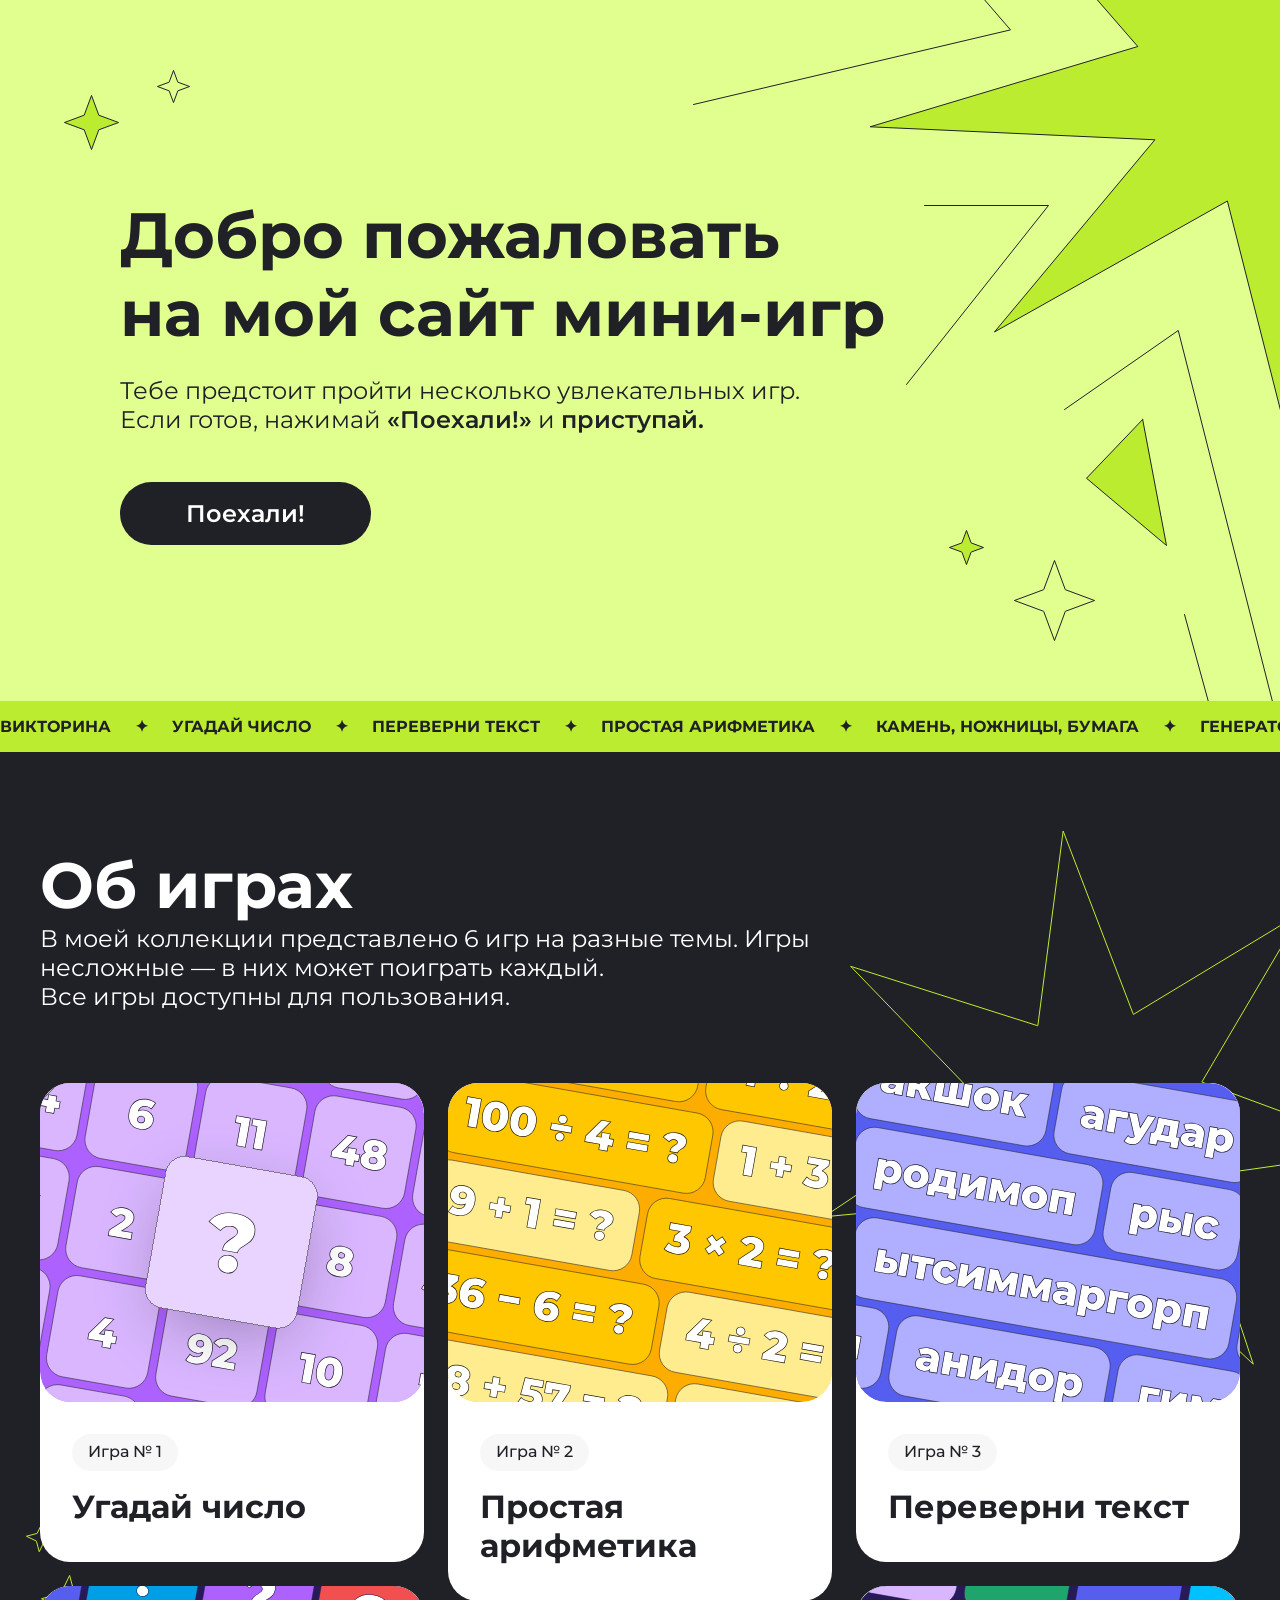
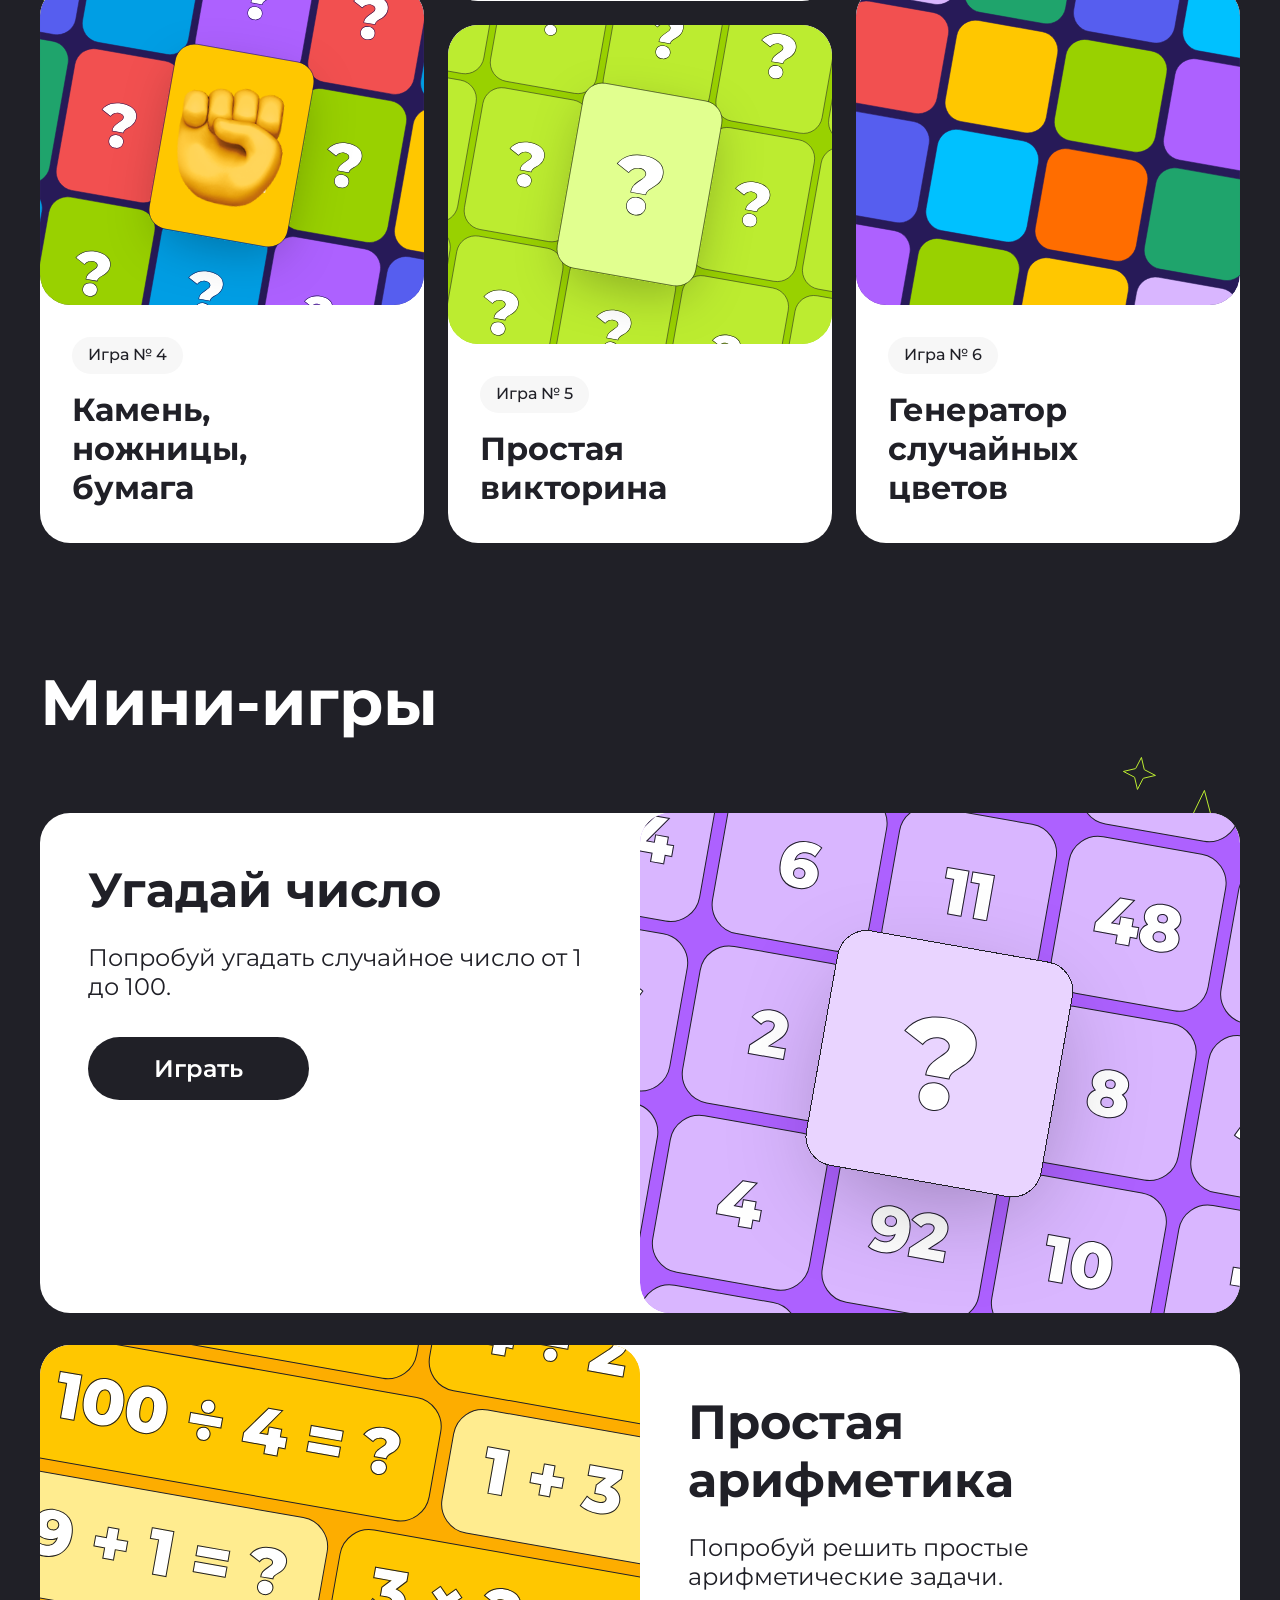
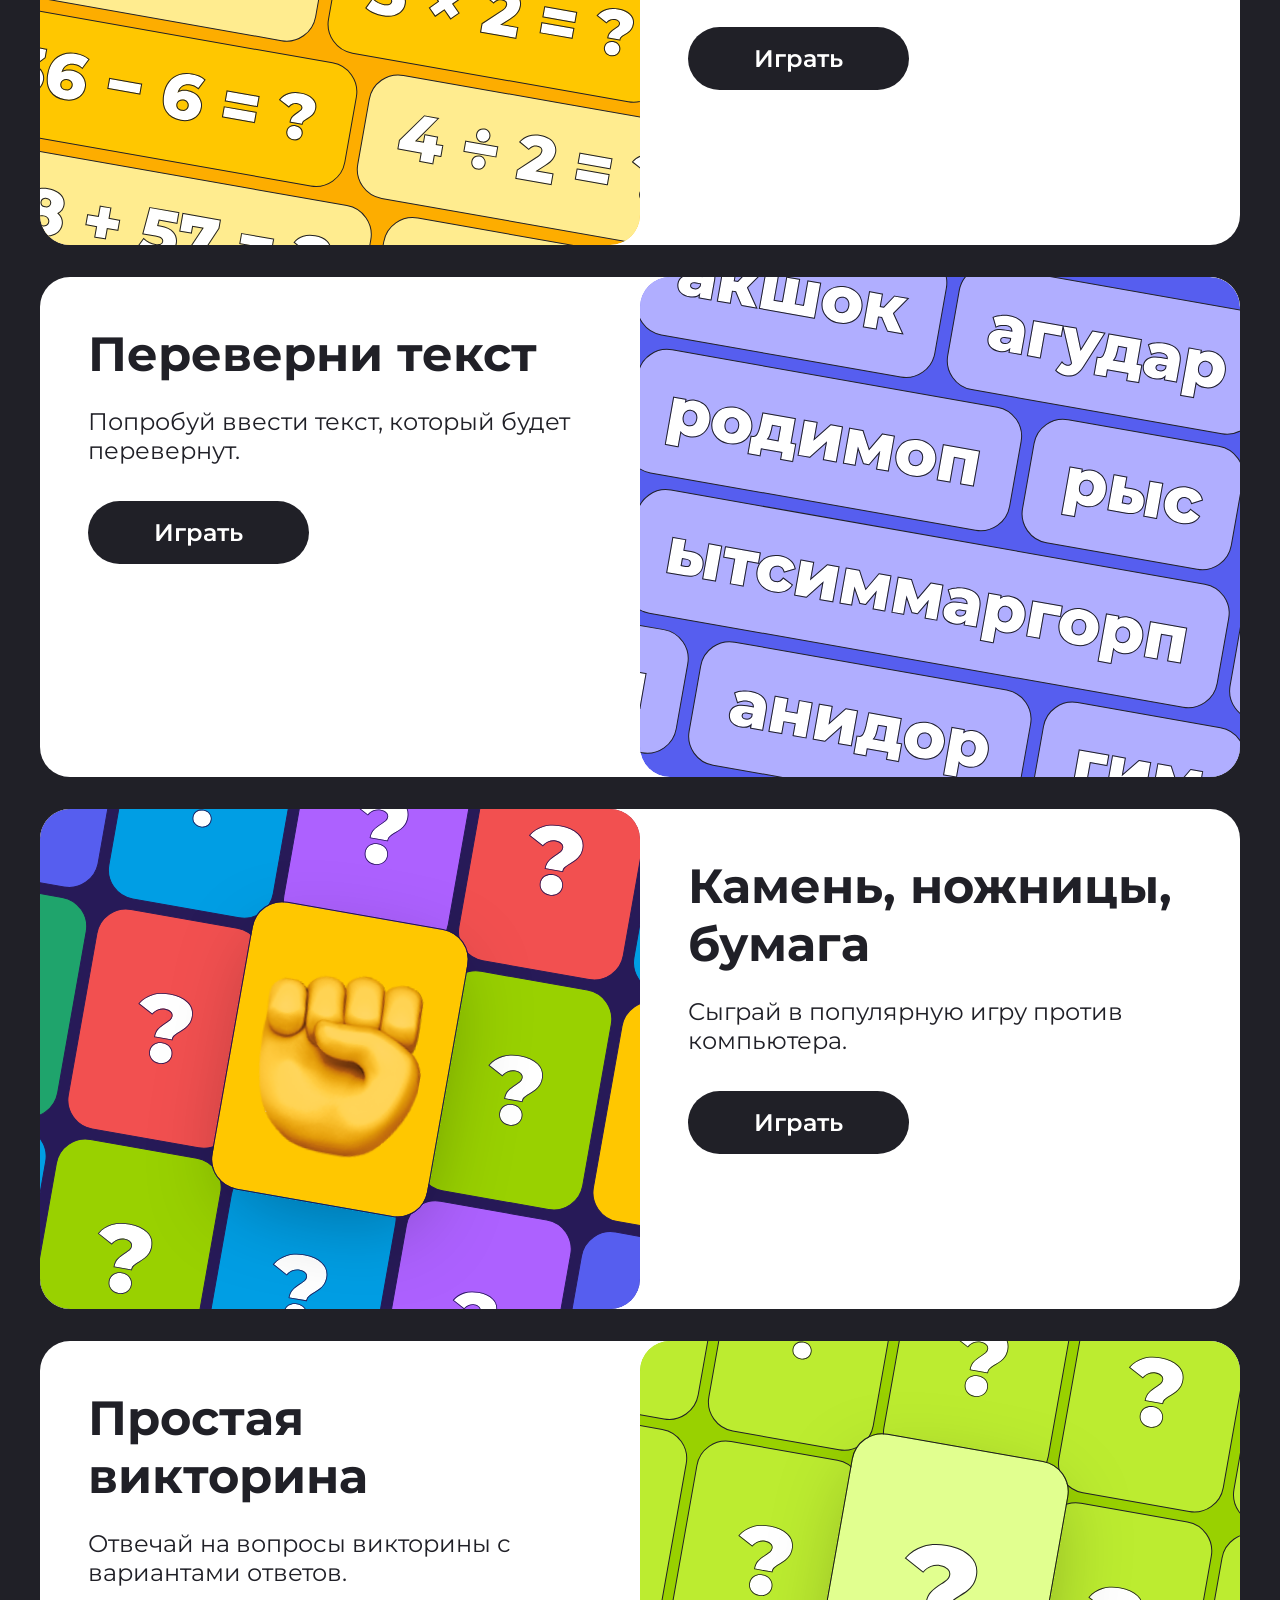
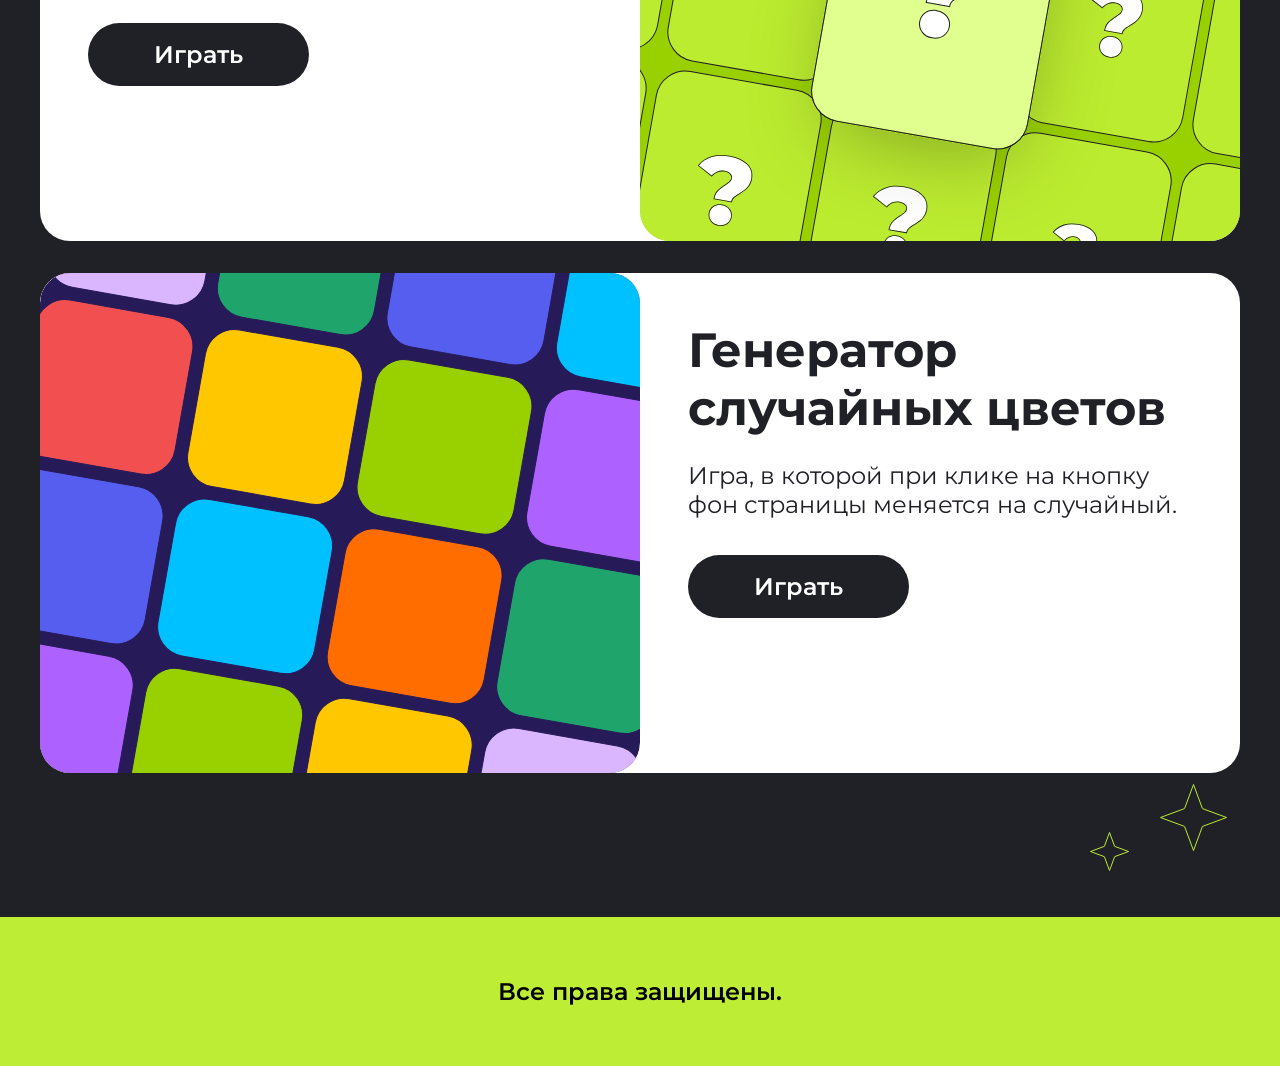
<file: index.html>
<!doctype html>
<html lang="ru">
  <head>
    <meta charset="UTF-8" />
    <meta name="viewport" content="width=device-width, initial-scale=1.0" />
    <link rel="preconnect" href="https://fonts.googleapis.com" />
    <link rel="preconnect" href="https://fonts.gstatic.com" crossorigin />
    <link href="https://fonts.googleapis.com/css2?family=Montserrat:ital,wght@0,100..900;1,100..900&display=swap" rel="stylesheet" />
    <title>Мини-игры</title>
    <link rel="stylesheet" href="./style.css" />
  </head>
  <body>
    <main>
      <section class="hero">
        <img src="./img/hero-star-top1.svg" class="hero__star hero__star--top-1" alt="" />
        <img src="./img/hero-star-top2.svg" class="hero__star hero__star--top-2" alt="" />
        <img src="./img/hero-star-bottom1.svg" class="hero__star hero__star--bottom-1" alt="" />
        <img src="./img/hero-star-bottom2.svg" class="hero__star hero__star--bottom-2" alt="" />
        <div class="hero__container">
          <h1 class="hero__title">
            Добро пожаловать
            <br />
            на мой сайт мини-игр
          </h1>
          <p class="hero__text">
            Тебе предстоит пройти несколько увлекательных игр. Если готов, нажимай
            <span class="hero__text-accent">«Поехали!»</span>
            и
            <span class="hero__text-accent">приступай.</span>
          </p>
          <a href="#games" class="button">Поехали!</a>
        </div>
      </section>
      <div class="ticker">
        <div class="ticker__wrapper">
          <!-- Два списка для бесконечной и плавной анимации -->
          <!-- Первый список -->
          <ul class="ticker__list">
            <li class="ticker__item">Викторина</li>
            <li class="ticker__item">✦</li>
            <li class="ticker__item">Угадай число</li>
            <li class="ticker__item">✦</li>
            <li class="ticker__item">Переверни текст</li>
            <li class="ticker__item">✦</li>
            <li class="ticker__item">Простая арифметика</li>
            <li class="ticker__item">✦</li>
            <li class="ticker__item">Камень, ножницы, бумага</li>
            <li class="ticker__item">✦</li>
            <li class="ticker__item">Генератор случайных цветов</li>
            <li class="ticker__item">✦</li>
          </ul>
          <!-- Второй точно такой же список -->
          <ul class="ticker__list" aria-hidden="true">
            <li class="ticker__item">Викторина</li>
            <li class="ticker__item">✦</li>
            <li class="ticker__item">Угадай число</li>
            <li class="ticker__item">✦</li>
            <li class="ticker__item">Переверни текст</li>
            <li class="ticker__item">✦</li>
            <li class="ticker__item">Простая арифметика</li>
            <li class="ticker__item">✦</li>
            <li class="ticker__item">Камень, ножницы, бумага</li>
            <li class="ticker__item">✦</li>
            <li class="ticker__item">Генератор случайных цветов</li>
            <li class="ticker__item">✦</li>
          </ul>
        </div>
      </div>
      <section class="games" id="games">
        <img src="./img/games-star-big.svg" class="games__star games__star--big" alt="" />
        <img src="./img/games-star-1.svg" class="games__star games__star--small-1" alt="" />
        <img src="./img/games-star-2.svg" class="games__star games__star--small-2" alt="" />
        <div class="games__container content-center">
          <h2 class="games__title">Об играх</h2>
          <p class="games__description">
            В моей коллекции представлено 6 игр на разные темы. Игры несложные — в них может поиграть каждый.
            <br />
            Все игры доступны для пользования.
          </p>

          <ul class="games__list">
            <li class="games__item">
              <a href="#game-1" class="games__card">
                <img src="./img/game-1.svg" alt="Угадай число" class="games__card-image" />
                <div class="games__card-info">
                  <p class="games__card-number">Игра № 1</p>
                  <h3 class="games__card-title">Угадай число</h3>
                </div>
              </a>
            </li>

            <li class="games__item">
              <a href="#game-4" class="games__card">
                <img src="./img/game-4.svg" alt="Камень, ножницы, бумага" class="games__card-image" />
                <img src="./img/fist.png" alt="" class="fist fist--games" />
                <div class="games__card-info">
                  <p class="games__card-number">Игра № 4</p>
                  <h3 class="games__card-title">
                    Камень,
                    <br />
                    ножницы,
                    <br />
                    бумага
                  </h3>
                </div>
              </a>
            </li>

            <li class="games__item">
              <a href="#game-2" class="games__card">
                <img src="./img/game-2.svg" alt="Простая арифметика" class="games__card-image" />
                <div class="games__card-info">
                  <p class="games__card-number">Игра № 2</p>
                  <h3 class="games__card-title">Простая арифметика</h3>
                </div>
              </a>
            </li>

            <li class="games__item">
              <a href="#game-5" class="games__card">
                <img src="./img/game-5.svg" alt="Простая викторина" class="games__card-image" />
                <div class="games__card-info">
                  <p class="games__card-number">Игра № 5</p>
                  <h3 class="games__card-title">Простая викторина</h3>
                </div>
              </a>
            </li>

            <li class="games__item">
              <a href="#game-3" class="games__card">
                <img src="./img/game-3.svg" alt="Переверни текст" class="games__card-image" />
                <div class="games__card-info">
                  <p class="games__card-number">Игра № 3</p>
                  <h3 class="games__card-title">Переверни текст</h3>
                </div>
              </a>
            </li>

            <li class="games__item">
              <a href="#game-6" class="games__card">
                <img src="./img/game-6.svg" alt="Генератор случайных цветов" class="games__card-image" />
                <div class="games__card-info">
                  <p class="games__card-number">Игра № 6</p>
                  <h3 class="games__card-title">
                    Генератор
                    <br />
                    случайных
                    <br />
                    цветов
                  </h3>
                </div>
              </a>
            </li>
          </ul>
        </div>
      </section>

      <section class="mini-games">
        <img src="./img/mini-games-star-top1.svg" class="mini-games__star mini-games__star--top-1" alt="" />
        <img src="./img/mini-games-star-top2.svg" class="mini-games__star mini-games__star--top-2" alt="" />
        <img src="./img/mini-games-star-bottom1.svg" class="mini-games__star mini-games__star--bottom-1" alt="" />
        <img src="./img/mini-games-star-bottom2.svg" class="mini-games__star mini-games__star--bottom-2" alt="" />
        <div class="mini-games__container content-center">
          <h2 class="mini-games__title">Мини-игры</h2>
          <ul class="mini-games__list">
            <li class="mini-games__item">
              <article class="mini-games__card mini-games__card--reversed" id="game-1">
                <img src="./img/mini-games-1.svg" alt="Угадай число" class="mini-games__image" />
                <div class="mini-games__info">
                  <h3 class="mini-games__card-title">Угадай число</h3>
                  <p class="mini-games__description">Попробуй угадать случайное число от 1 до 100.</p>
                  <button onclick="playGuessNumber()" class="button">Играть</button>
                </div>
              </article>
            </li>

            <li class="mini-games__item">
              <article class="mini-games__card" id="game-2">
                <img src="./img/mini-games-2.svg" alt="Простая арифметика" class="mini-games__image" />
                <div class="mini-games__info">
                  <h3 class="mini-games__card-title">Простая арифметика</h3>
                  <p class="mini-games__description">Попробуй решить простые арифметические задачи.</p>
                  <button onclick="playArithmetic()" class="button">Играть</button>
                </div>
              </article>
            </li>

            <li class="mini-games__item">
              <article class="mini-games__card mini-games__card--reversed" id="game-3">
                <img src="./img/mini-games-3.svg" alt="Переверни текст" class="mini-games__image" />
                <div class="mini-games__info">
                  <h3 class="mini-games__card-title">Переверни текст</h3>
                  <p class="mini-games__description">Попробуй ввести текст, который будет перевернут.</p>
                  <button onclick="playReverseText()" class="button">Играть</button>
                </div>
              </article>
            </li>

            <li class="mini-games__item">
              <article class="mini-games__card" id="game-4">
                <img src="./img/mini-games-4.svg" alt="Камень, ножницы, бумага" class="mini-games__image" />
                <img src="./img/fist.png" alt="" class="fist fist--mini-games" />
                <div class="mini-games__info">
                  <h3 class="mini-games__card-title">Камень, ножницы, бумага</h3>
                  <p class="mini-games__description">Сыграй в популярную игру против компьютера.</p>
                  <button onclick="playRockPaperScissors()" class="button">Играть</button>
                </div>
              </article>
            </li>

            <li class="mini-games__item">
              <article class="mini-games__card mini-games__card--reversed" id="game-5">
                <img src="./img/mini-games-5.svg" alt="Простая викторина" class="mini-games__image" />
                <div class="mini-games__info">
                  <h3 class="mini-games__card-title">Простая викторина</h3>
                  <p class="mini-games__description">Отвечай на вопросы викторины с вариантами ответов.</p>
                  <button onclick="playQuiz()" class="button">Играть</button>
                </div>
              </article>
            </li>

            <li class="mini-games__item">
              <article class="mini-games__card" id="game-6">
                <img src="./img/mini-games-6.svg" alt="Генератор случайных цветов" class="mini-games__image" />
                <div class="mini-games__info">
                  <h3 class="mini-games__card-title">Генератор случайных цветов</h3>
                  <p class="mini-games__description">Игра, в которой при клике на кнопку фон страницы меняется на случайный.</p>
                  <button class="button" onclick="playRandomColor()">Играть</button>
                </div>
              </article>
            </li>
          </ul>
        </div>
      </section>
    </main>

    <footer class="footer">
      <p class="footer__copyright">Все права защищены.</p>
    </footer>
    <script src="./games/quiz.js"></script>
    <script src="./games/guess-number.js"></script>
    <script src="./games/arithmetic.js"></script>
    <script src="./games/reverse-text.js"></script>
    <script src="./games/rock-paper-scissors.js"></script>
    <script src="./games/color-generator.js"></script>
  </body>
</html>
</file>
<file: style.css>
@charset "UTF-8";
html {
  scroll-behavior: smooth;
  transition: background-color 0.5s ease;
}

* {
  margin: 0;
  padding: 0;
  box-sizing: border-box;
}

body {
  font-family: "Montserrat", Arial, sans-serif;
  transition: background-color 0.5s ease;
}

button, input, select, textarea {
  font: inherit;
}

/* Центрирует контент по горизонтали с макс. шириной 1200px */
.content-center {
  padding-left: calc(50% - 600px);
  padding-right: calc(50% - 600px);
}

.hero {
  position: relative;
  background-color: #E1FF8F;
  background-image: url(./img/hero-decor.svg);
  background-repeat: no-repeat;
  background-position: right center;
  background-size: auto;
}
.hero__star {
  position: absolute;
}
.hero__star--top-1 {
  top: 94px;
  left: 63px;
}
.hero__star--top-2 {
  top: 69px;
  left: 156px;
}
.hero__star--bottom-1 {
  bottom: 135px;
  left: 948px;
}
.hero__star--bottom-2 {
  bottom: 59px;
  left: 1013px;
}
.hero__container {
  padding-top: 196px;
  padding-bottom: 156px;
  padding-left: 120px;
}
.hero__title {
  font-weight: 700;
  font-size: 64px;
  color: #202027;
  margin-bottom: 24px;
}
.hero__text {
  font-weight: 400;
  font-size: 24px;
  color: #202027;
  margin-bottom: 48px;
  max-width: 700px;
}
.hero__text-accent {
  font-weight: 600;
}

.ticker {
  overflow: hidden;
  background-color: #BCEC30;
  padding: 16px 0;
  width: 100%;
}
.ticker__wrapper {
  display: flex;
  width: -moz-max-content;
  width: max-content;
  animation: ticker-scroll 20s linear infinite;
}
.ticker__list {
  display: flex;
  align-items: center;
  gap: 24px;
  padding-right: 24px;
  list-style: none;
  margin: 0;
}
.ticker__item {
  font-size: 16px;
  font-weight: 700;
  text-transform: uppercase;
  color: #202027;
  white-space: nowrap;
}

@keyframes ticker-scroll {
  0% {
    transform: translateX(0);
  }
  100% {
    transform: translateX(-50%);
  }
}
.button {
  text-decoration: none;
  display: inline-block;
  font-weight: 600;
  font-size: 24px;
  color: #FFFFFF;
  border-radius: 60px;
  background-color: #202027;
  padding: 16px 65px;
  border: 1px solid transparent;
  transition: background-color 0.3s, color 0.3s;
}
.button:hover {
  background-color: #FFFFFF;
  color: #202027;
  border: 1px solid #202027;
}

.games {
  overflow: hidden;
  position: relative;
  background-color: #202027;
}
.games__star {
  position: absolute;
}
.games__star--big {
  top: 77px;
  right: 0px;
  z-index: 0;
}
.games__star--small-1 {
  top: 770px;
  left: 25px;
}
.games__star--small-2 {
  top: 822px;
  left: 40px;
}
.games__container {
  padding-top: 94px;
  padding-bottom: 96px;
}
.games__title {
  font-weight: 700;
  font-size: 64px;
  color: #FFFFFF;
}
.games__description {
  max-width: 770px;
  font-weight: 400;
  font-size: 24px;
  color: #FFFFFF;
  margin-bottom: 72px;
}
.games__list {
  list-style: none;
  -moz-columns: 3;
       columns: 3;
  -moz-column-gap: 24px;
       column-gap: 24px;
}
.games__item {
  position: relative;
  z-index: 1;
  border-radius: 30px;
  background-color: #FFFFFF;
  overflow: hidden;
  transition: transform 0.3s;
  margin-bottom: 24px;
  -moz-column-break-inside: avoid;
       break-inside: avoid;
}
.games__item:hover {
  transform: scale(1.05);
}
.games__card {
  text-decoration: none;
  color: inherit;
  display: block;
  position: relative;
}
.games__card-image {
  width: 100%;
  display: block;
}
.games__card-info {
  margin: 32px 32px 36px;
}
.games__card-number {
  font-weight: 500;
  font-size: 16px;
  color: #202027;
  background-color: #F7F7F7;
  border-radius: 54px;
  padding: 8px 16px 10px;
  margin-bottom: 16px;
  display: inline-block;
}
.games__card-title {
  font-weight: 700;
  font-size: 32px;
  color: #202027;
}

.mini-games {
  position: relative;
  background-color: #202027;
  padding-bottom: 144px;
}
.mini-games__star {
  position: absolute;
}
.mini-games__star--top-1 {
  top: 93px;
  right: 123px;
}
.mini-games__star--top-2 {
  top: 126px;
  right: 44px;
}
.mini-games__star--bottom-1 {
  bottom: 45px;
  right: 150px;
}
.mini-games__star--bottom-2 {
  bottom: 65px;
  right: 52px;
}
.mini-games__title {
  font-weight: 700;
  font-size: 64px;
  padding-bottom: 72px;
  color: #FFFFFF;
}
.mini-games__list {
  display: flex;
  flex-direction: column;
  gap: 32px;
  list-style: none;
}
.mini-games__card {
  display: flex;
  background-color: #FFFFFF;
  border-radius: 30px;
  overflow: hidden;
  height: 500px;
  position: relative;
}
.mini-games__card-title {
  color: #202027;
  font-weight: 700;
  font-size: 48px;
  margin-bottom: 24px;
}
.mini-games__card--reversed {
  flex-direction: row-reverse;
}
.mini-games__image {
  flex: 0 0 600px;
  height: 100%;
  display: block;
  -o-object-fit: cover;
     object-fit: cover;
}
.mini-games__info {
  flex: 0 0 600px;
  padding: 48px;
}
.mini-games__description {
  color: #202027;
  font-weight: 400;
  font-size: 24px;
  margin-bottom: 36px;
}

.fist {
  position: absolute;
}
.fist--mini-games {
  top: 140px;
  left: 185px;
  width: 230px;
}
.fist--games {
  top: 85px;
  left: 115px;
  width: 150px;
}

.footer {
  background-color: #BDED35;
  padding: 60px 0;
}
.footer__copyright {
  font-weight: 600;
  font-size: 24px;
  text-align: center;
}

@media (max-width: 640px) {
  .hero {
    background-image: none;
  }
  .hero__container {
    padding-top: 147px;
    padding-bottom: 182px;
    padding-left: 10px;
    padding-right: 10px;
    text-align: center;
  }
  .hero__title {
    font-size: 40px;
    max-width: 262px;
    text-align: center;
    margin-left: auto;
    margin-right: auto;
    line-height: 100%;
  }
  .hero__text {
    font-size: 16px;
    max-width: 296px;
    margin: 0 auto 36px;
    text-align: center;
    line-height: 100%;
  }
  .games {
    display: none;
  }
}
@media (max-width: 640px) and (max-width: 640px) {
  .content-center {
    padding-left: 16px;
    padding-right: 16px;
  }
  .hero {
    background-image: url(./img/hero-decor-mobile.svg);
    background-position: right top;
    background-size: 160px auto;
    background-repeat: no-repeat;
  }
  .hero__star {
    position: absolute;
  }
  .hero__star--top-1 {
    top: 97px;
    left: 37px;
    width: 35px;
  }
  .hero__star--top-2 {
    top: 64px;
    left: 91px;
    width: 21px;
  }
  .hero__star--bottom-1 {
    bottom: 125px;
    left: 272px;
    width: 18px;
  }
  .hero__star--bottom-2 {
    bottom: 79px;
    left: 304px;
    width: 39px;
  }
  .hero__container {
    padding-top: 147px;
    padding-bottom: 182px;
    padding-left: 10px;
    padding-right: 10px;
    text-align: center;
  }
  .hero__title {
    font-size: 40px;
    max-width: 262px;
    text-align: center;
    margin-left: auto;
    margin-right: auto;
    line-height: 100%;
  }
  .hero__text {
    font-size: 16px;
    max-width: 296px;
    margin: 0 auto 36px;
    text-align: center;
    line-height: 100%;
  }
  .hero__button {
    font-size: 16px;
    padding: 16px 28px;
    width: 285px;
  }
  .button {
    display: block;
    width: 285px;
    padding: 12px 0;
    text-align: center;
    margin: 0 auto;
  }
  .games {
    display: none;
  }
  .mini-games {
    padding-top: 49px;
    padding-bottom: 10px;
  }
  .mini-games__star {
    display: none;
  }
  .mini-games__title {
    font-size: 40px;
    padding-bottom: 48px;
  }
  .mini-games__card {
    flex-direction: column;
    height: auto;
  }
  .mini-games__card-title {
    font-size: 32px;
    margin-bottom: 16px;
  }
  .mini-games__card--reversed {
    flex-direction: column;
  }
  .mini-games__image {
    flex: none;
    width: 100%;
    height: 285px;
    -o-object-fit: cover;
       object-fit: cover;
  }
  .mini-games__info {
    flex: none;
    padding: 32px;
  }
  .mini-games__description {
    font-size: 16px;
    margin-bottom: 32px;
  }
  .fist--mini-games {
    top: 70px;
    left: 120px;
    width: 150px;
  }
  .footer {
    padding: 40px 0;
  }
  .footer__copyright {
    font-size: 16px;
  }
}/*# sourceMappingURL=style.css.map */
</file>
